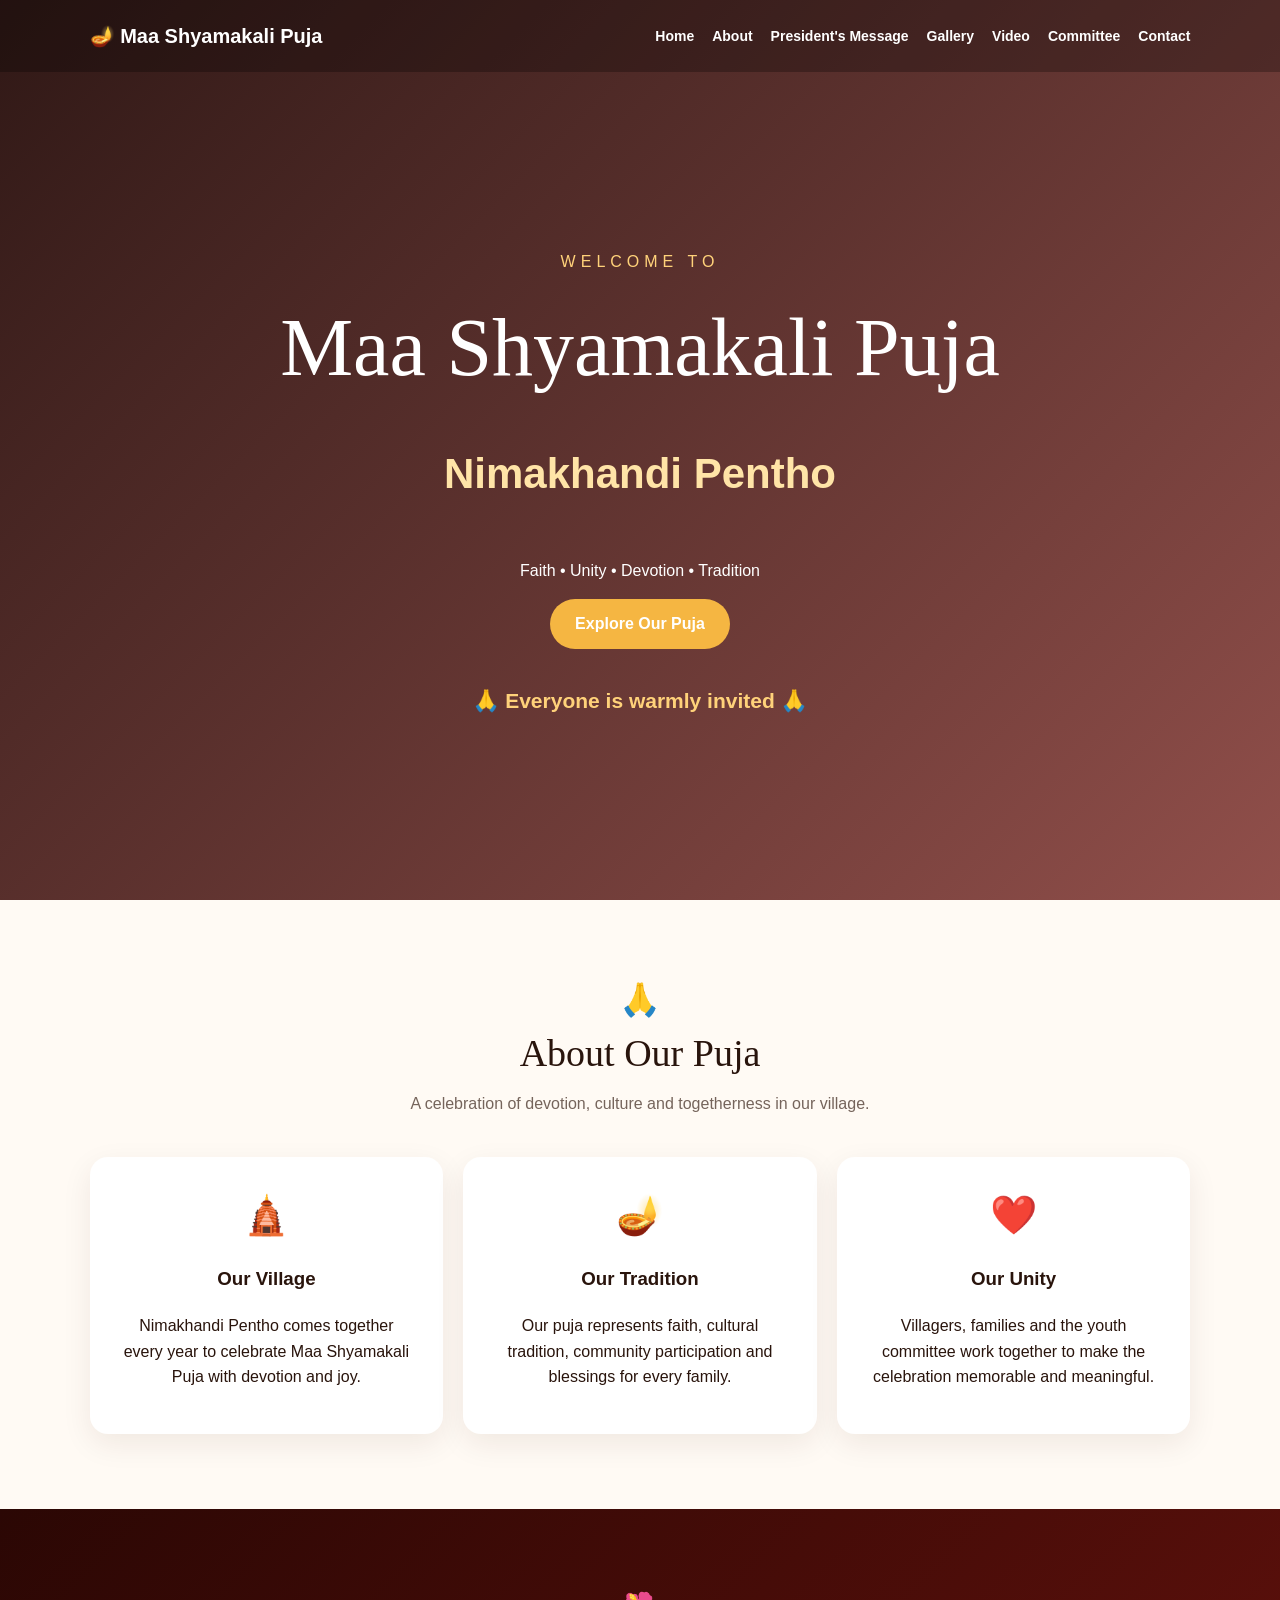
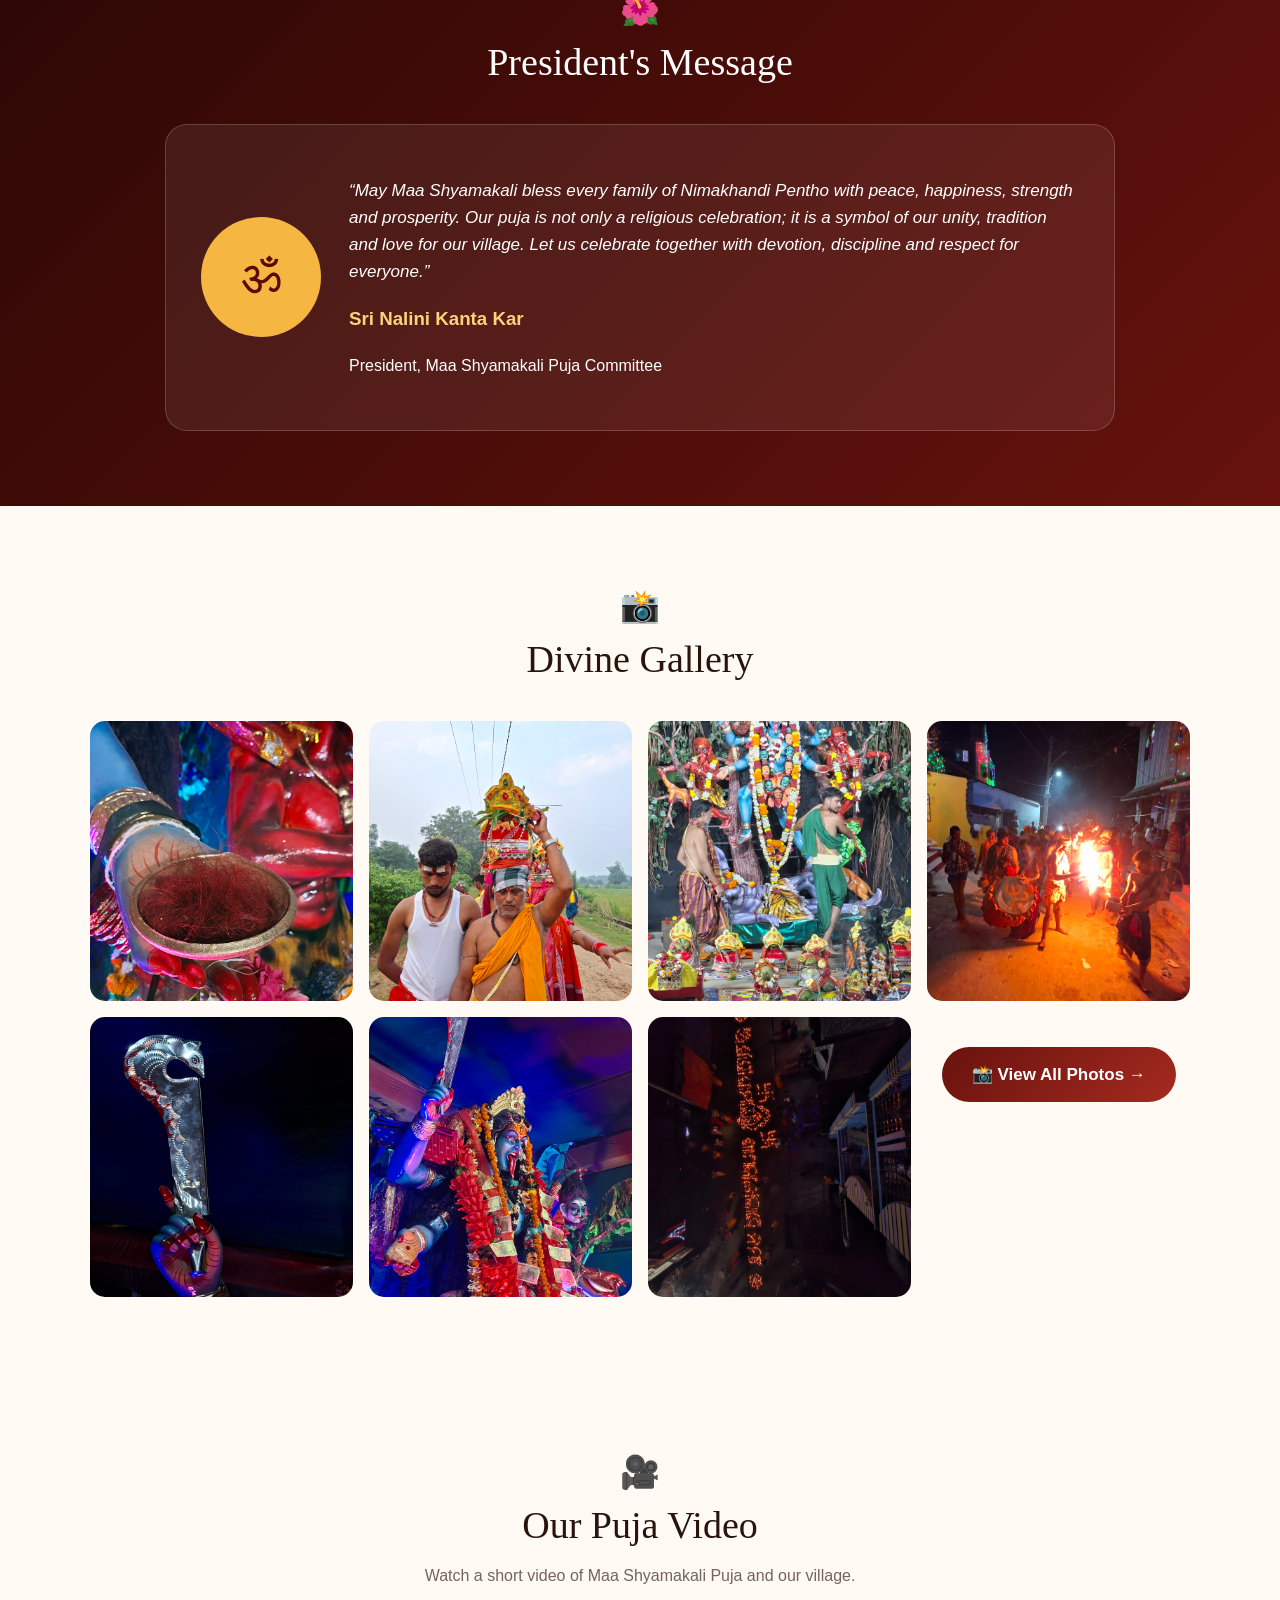
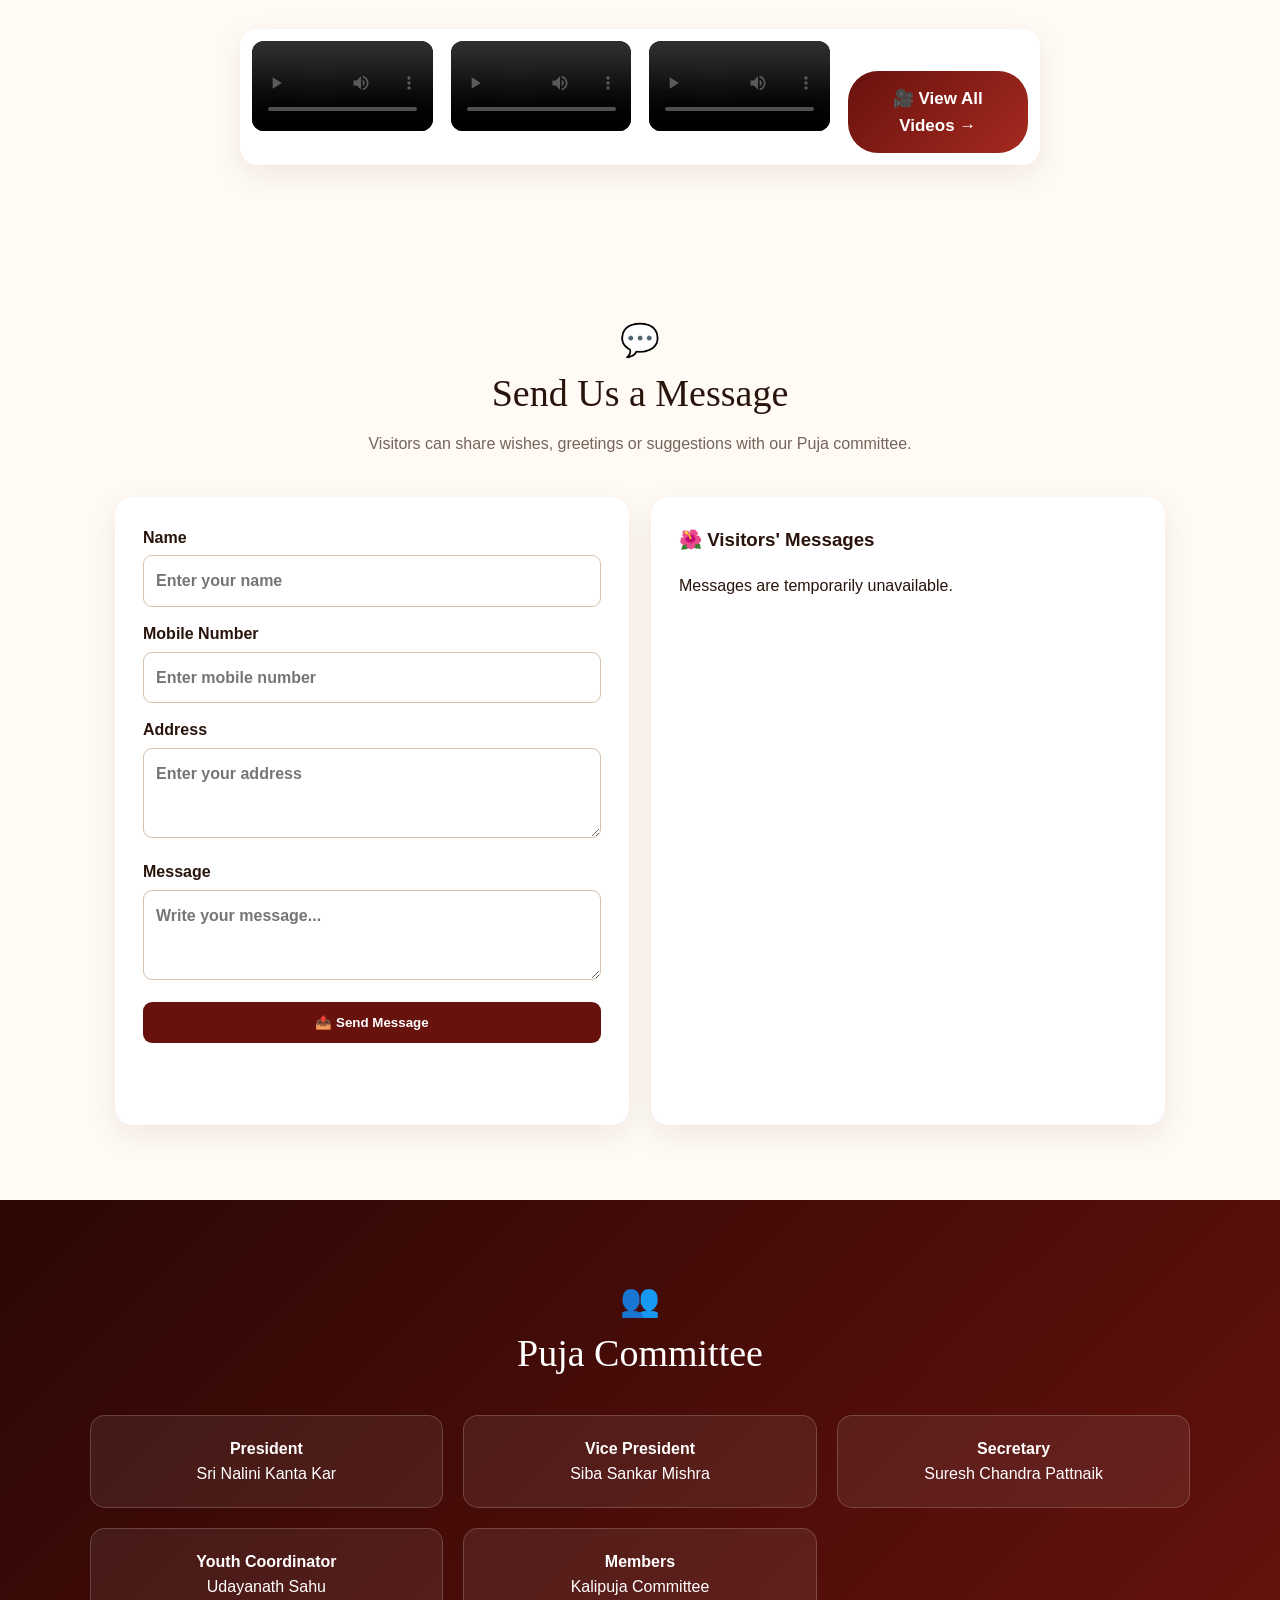
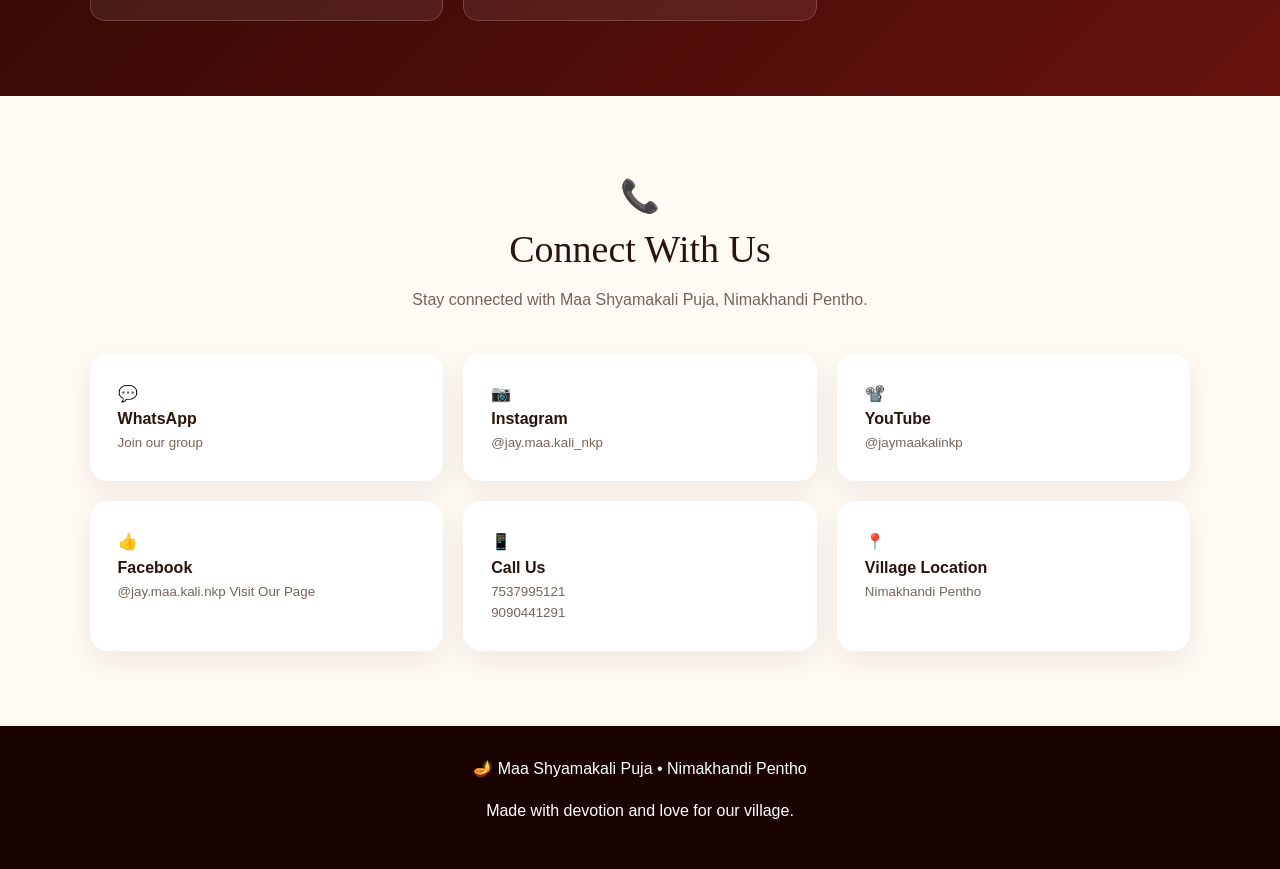
<file: index.html>
<!DOCTYPE html>
<html lang="en">
<head>
  <meta charset="UTF-8">
  <meta name="viewport" content="width=device-width, initial-scale=1.0">
  <title>Maa Shyamakali Puja | Nimakhandi Pentho</title>
  <meta name="description" content="Official village Maa Shyamakali Puja website of Nimakhandi Pentho.">
  <link rel="stylesheet" href="style.css">
</head>
<body>
  <header class="hero" id="home">
    <nav class="navbar">
      <div class="brand">🪔 Maa Shyamakali Puja</div>
      <button class="menu-btn" onclick="toggleMenu()">☰</button>
      <div class="nav-links" id="navLinks">
        <a href="#home">Home</a>
        <a href="#about">About</a>
        <a href="#message">President's Message</a>
        <a href="#gallery">Gallery</a>
        <a href="#video">Video</a>
        <a href="#committee">Committee</a>
        <a href="#contact">Contact</a>
      </div>
    </nav>

<!-- Coming Soon Section -->
<!-- <section class="coming-soon" id="coming-soon">
    <div class="coming-content">

        <div class="coming-icon">🪔</div>

        <p class="coming-label"><center>COMING SOON</center></p>

        <!-- Scrolling Puja Date -->
        <!-- <div class="date-marquee">
            <marquee behavior="alternate" direction="centre" scrollamount="6">
                🪔 Maa Shyamakali Puja starts on 7 November 2026 🪔
            </marquee>
        </div>

   
</section>  -->

    <div class="hero-content">
      <p class="small-title">WELCOME TO</p>
      <h1 id="pujaName">Maa Shyamakali Puja</h1>
      <h2 id="villageName">Nimakhandi Pentho</h2>
      <p>Faith • Unity • Devotion • Tradition</p>
      <a class="primary-btn" href="#about">Explore Our Puja</a>
    
        <!-- Special Attraction -->
      
        

        <h3 class="invitation">
            <center>🙏 Everyone is warmly invited 🙏</center>
        </h3>
    </div>
    </div>
  </header>

  <main>
    <section class="intro" id="about">
      <div class="section-heading">
        <span>🙏</span>
        <h2>About Our Puja</h2>
        <p>A celebration of devotion, culture and togetherness in our village.</p>
      </div>
      <div class="cards">
        <article class="info-card">
          <div class="icon">🛕</div>
          <h3>Our Village</h3>
          <p id="aboutVillage">Nimakhandi Pentho comes together every year to celebrate Maa Shyamakali Puja with devotion and joy.</p>
        </article>
        <article class="info-card">
          <div class="icon">🪔</div>
          <h3>Our Tradition</h3>
          <p>Our puja represents faith, cultural tradition, community participation and blessings for every family.</p>
        </article>
        <article class="info-card">
          <div class="icon">❤️</div>
          <h3>Our Unity</h3>
          <p>Villagers, families and the youth committee work together to make the celebration memorable and meaningful.</p>
        </article>
      </div>
    </section>

 

    <section class="dark" id="message"><div class="section-heading light"><span>🌺</span><h2>President's Message</h2></div>
<div class="message-box"><div class="president-photo">ॐ</div><div>
<p class="quote">“May Maa Shyamakali bless every family of Nimakhandi Pentho with peace, happiness, strength and prosperity. Our puja is not only a religious celebration; it is a symbol of our unity, tradition and love for our village. Let us celebrate together with devotion, discipline and respect for everyone.”</p>
<h3>Sri Nalini Kanta Kar</h3><p>President, Maa Shyamakali Puja Committee</p></div></div></section>

    <section class="gallery-section" id="gallery">
      <div class="section-heading">
        <span>📸</span>
        <h2>Divine Gallery</h2>
      </div>
      <div class="gallery">
        <img src=".\0.jpg" alt="Maa Kali devotional artwork">
        <img src=".\1.jpg" alt="Maa Kali">
        <img src=".\5.jpg" alt="Kali Devi artwork">
        <img src=".\7.jpg" alt="Maa Kali devotional artwork">
        <img src=".\9.jpg" alt="Maa Kali">
        <img src=".\11.jpg" alt="Maa Kali devotional artwork">
        <img src=".\21.jpg" alt="Kali Devi artwork">
        <!-- <img src=".\199.png" alt="Kali Devi artwork">
        <img src=".\199.png" alt="Kali Devi artwork">
        <img src=".\199.png" alt="Kali Devi artwork">
        <img src=".\12.jpg" alt="Maa Kali devotional artwork">
        <img src=".\13.jpg" alt="Kali Devi artwork">
        <img src=".\14.jpg" alt="Maa Kali">
        <img src=".\15.jpg" alt="Maa Kali devotional artwork">
        <img src=".\16.jpg" alt="Kali Devi artwork">
        <img src=".\17.jpg" alt="Maa Kali">
        <img src=".\18.jpg" alt="Maa Kali">
        <img src=".\19.jpg" alt="Maa Kali">
        <img src=".\20.jpg" alt="Maa Kali">
        <img src=".\21.jpg" alt="Maa Kali">
        <img src=".\22.jpg" alt="Maa Kali">
        <img src=".\23.jpg" alt="Maa Kali"> -->
        <div class="view-all-container">
    <a href="gallery.html" class="view-all-btn">
        📸 View All Photos →
    </a>
</div>
        </div>
      </div>
    </section>

    <section class="video-section" id="video">
      <div class="section-heading">
        <span>🎥</span>
        <h2>Our Puja Video</h2>
        <p>Watch a short video of Maa Shyamakali Puja and our village.</p>
      </div>
      <div class="video-card">
        <video controls playsinline preload="metadata">
        <source src=".\16.mp4" type="video/mp4"></video>
        <video controls playsinline preload="metadata">
        <source src=".\116.mp4" type="video/mp4"></video>
        <video controls playsinline preload="metadata">
        <source src=".\119.mp4" type="video/mp4"></video>
        <!-- <video controls playsinline preload="metadata">
        <source src=".\267.mp4" type="video/mp4"></video>
        <video controls playsinline preload="metadata">
        <source src=".\268.mp4" type="video/mp4"></video>
        <video controls playsinline preload="metadata">
        <source src=".\269.mp4" type="video/mp4"></video> -->
        <div class="view-all-container">
    <a href="videos.html" class="view-all-btn">
        🎥 View All Videos →
    </a>
</div>  
      </div>
    </section>

    <section class="visitor-section" id="messages">
      <div class="section-heading"><span>💬</span><h2>Send Us a Message</h2>
        <p>Visitors can share wishes, greetings or suggestions with our Puja committee.</p>
      </div>
        <div class="message-layout">
          <form id="visitorForm" class="visitor-form">
            <label>Name<input id="name" maxlength="80" required placeholder="Enter your name"></label>
            <label>Mobile Number<input id="mobile" type="tel" maxlength="15" required placeholder="Enter mobile number"></label>
            <label>Address<textarea id="address" maxlength="250" required placeholder="Enter your address"></textarea></label>
            <label>Message<textarea id="messageText" maxlength="500" required placeholder="Write your message..."></textarea></label>
            <button type="submit">📤 Send Message</button><p id="status" aria-live="polite"></p>
          </form>
          <div class="messages-card"><h3>🌺 Visitors' Messages</h3><p></p>
            <div id="messagesList">Loading messages...</div>
          </div>
        </div>
    </section>


    <!-- <section class="committee-section" id="committee">
      <div class="section-heading light">
        <span>👥</span>
        <h2>Pu​ja Committee</h2>
      </div>
      <div class="committee-grid">
        <div class="person"><strong>President</strong><span id="committeePresident">Sri Nalini Kanta Kar</span></div>
        <div class="person"><strong>Vice President</strong><span id="committeeVicePresident">Siba Sankar Mishra</span></div>
        <div class="person"><strong>Secretary</strong><span id="commiitteSecretary">Suresh Chandra Pattnaik</span></div>
        <div class="person"><strong>Youth Coordinator</strong><span id="commiitteYouthCoordinator">Udayanath Sahu</span></div>
        <div class="person"><strong>Members</strong><span id="committeeMembers">Kalipuja Committee</span></div>
      </div>
    </section> -->

<section class="dark" id="committee"><div class="section-heading light"><span>👥</span><h2>Puja Committee</h2></div>
    <div class="committee-grid">
         <div class="person"><strong>President</strong><span id="committeePresident">Sri Nalini Kanta Kar</span></div>
        <div class="person"><strong>Vice President</strong><span id="committeeVicePresident">Siba Sankar Mishra</span></div>
        <div class="person"><strong>Secretary</strong><span id="commiitteSecretary">Suresh Chandra Pattnaik</span></div>
        <div class="person"><strong>Youth Coordinator</strong><span id="commiitteYouthCoordinator">Udayanath Sahu</span></div>
        <div class="person"><strong>Members</strong><span id="committeeMembers">Kalipuja Committee</span></div>
    </div>
</section>



    <section class="contact-section" id="contact">
      <div class="section-heading">
        <span>📞</span>
        <h2>Connect With Us</h2>
        <p>Stay connected with Maa Shyamakali Puja, Nimakhandi Pentho.</p>
      </div>
      <div class="social-grid">
        <a class="social whatsapp" href="https://chat.whatsapp.com/G4qKR0UvnQEBDQ4cvUATng" target="_blank">💬 <b>WhatsApp</b><small>Join our group</small></a>
        <a class="social instagram" href="https://www.instagram.com/jay.maa.kali_nkp?stkn=MTIydjM5eHRtNjgxeQ==" target="_blank">📷 <b>Instagram</b><small>@jay.maa.kali_nkp</small></a>
        <a class="social youtube" href="https://youtube.com/@jaymaakalinkp?feature=shared" target="_blank">📽️ <b>YouTube</b><small>@jaymaakalinkp</small></a>
        <a class="social facebook" href="https://www.facebook.com/share/19NKmSmktu/" target="_blank">👍 <b>Facebook</b><small>@jay.maa.kali.nkp Visit Our Page</small></a>
        <a class="social phone" href="tel:7537995121" href="tel:9090441291">📱 <b>Call Us</b><small>7537995121</small><small>9090441291</small></a>
        <a class="social map" href="https://maps.app.goo.gl/xqXJ37eKqWpJawbSA?g_st=ac" target="_blank">📍 <b>Village Location</b><small>Nimakhandi Pentho</small></a>
      </div>
    </section>
  </main>

  <footer>
    <div>🪔 <span id="footerPuja">Maa Shyamakali Puja</span> • <span id="footerVillage">Nimakhandi Pentho</span></div>
    <p>Made with devotion and love for our village.</p>
  </footer>

  <!-- <button class="edit-btn" onclick="openEditor()">✏️ Edit Details</button> -->

  <!-- <div class="modal" id="editorModal">
    <div class="modal-box">
      <button class="close" onclick="closeEditor()">×</button>
      <h2>Edit Puja Details</h2>
      <p class="hint">Changes are saved only on this browser. To permanently change the website for everyone, edit <b>data.js</b> and upload the updated files.</p>
      <label>Village Name<input id="editVillage"></label>
      <label>Puja Name<input id="editPuja"></label>
      <label>President Name<input id="editPresident"></label>
      <label>About Village<textarea id="editAbout"></textarea></label>
      <button class="save-btn" onclick="saveDetails()">Save Changes</button>
      <button class="reset-btn" onclick="resetDetails()">Reset</button>
    </div>
  </div> -->

  <script src="config.js"></script><script src="messages.js"></script>
<script>function toggleMenu(){document.getElementById('navLinks').classList.toggle('open')}</script>
</body>
</html>
</file>
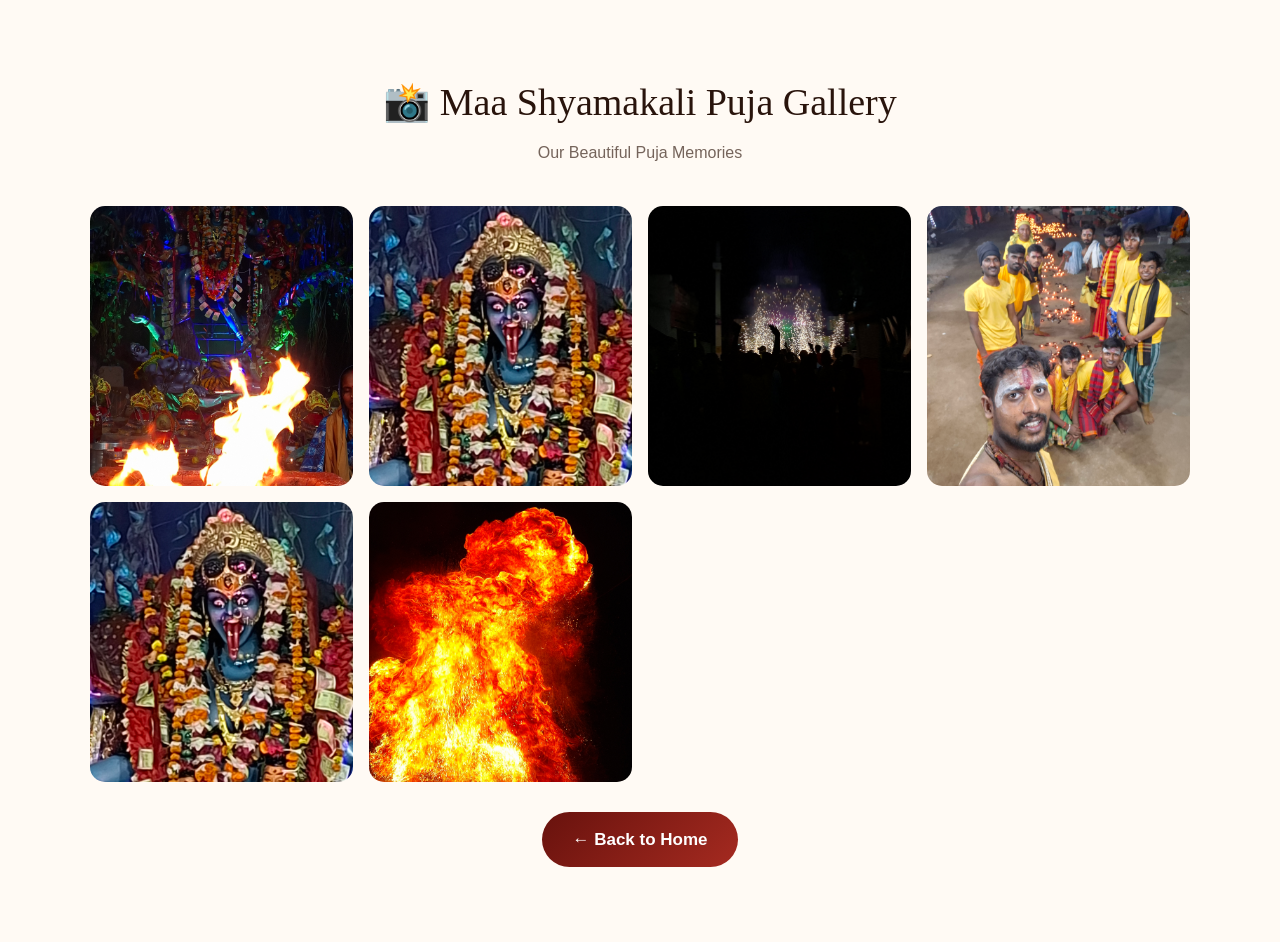
<file: gallery.html>
<!DOCTYPE html>
<html lang="en">
<head>
    <meta charset="UTF-8">
    <meta name="viewport" content="width=device-width, initial-scale=1.0">
    <title>Maa Shyamakali Puja Photo Gallery</title>
    <link rel="stylesheet" href="style.css">
</head>
<body>

<section>
    <div class="section-heading">
        <h2>📸 Maa Shyamakali Puja Gallery</h2>
        <p>Our Beautiful Puja Memories</p>
    </div>

    <div class="gallery">
        <img src="24.jpg" alt="Maa Kali">
        <img src="23.jpg" alt="Puja Photo">
        <img src="28.jpg" alt="Puja Celebration">
        <img src="22.jpg" alt="Puja Memories">
        <img src="23.jpg" alt="Puja Gallery">
        <img src="18.jpg" alt="Puja Photo">
    </div>

    <div class="view-all-container">
        <a href="index.html" class="view-all-btn">
            ← Back to Home
        </a>
    </div>
</section>

</body>
</html>
</file>
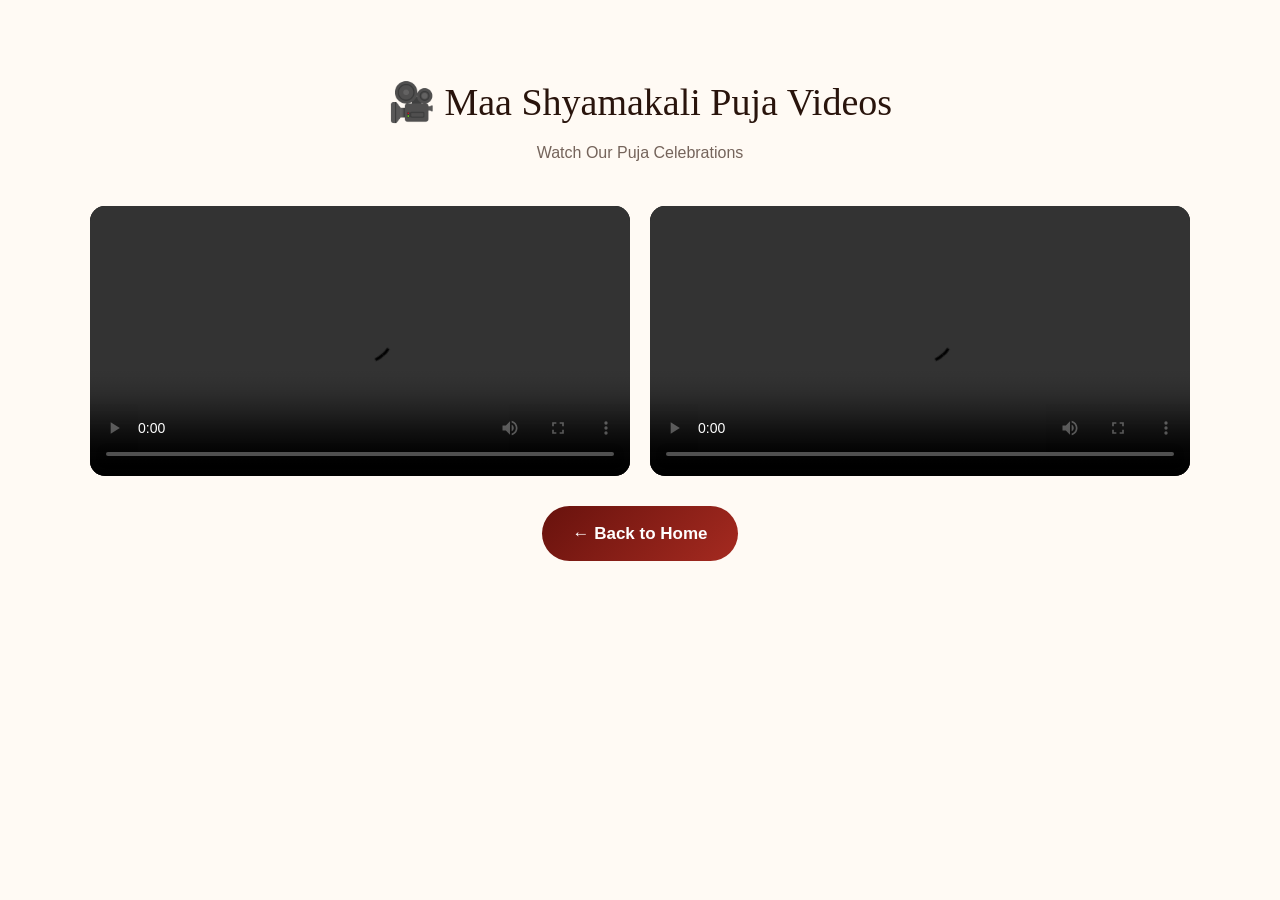
<file: videos.html>
<!DOCTYPE html>
<html lang="en">
<head>
    <meta charset="UTF-8">
    <meta name="viewport" content="width=device-width, initial-scale=1.0">
    <title>Maa Shyamakali Puja Videos</title>
    <link rel="stylesheet" href="style.css">
</head>
<body>

<section>
    <div class="section-heading">
        <h2>🎥 Maa Shyamakali Puja Videos</h2>
        <p>Watch Our Puja Celebrations</p>
    </div>

    <div class="video-gallery">

        <video controls preload="metadata">
            <source src="114.mp4" type="video/mp4">
        </video>

        <video controls preload="metadata">
            <source src="114.mp4" type="video/mp4">
        </video>

        <!-- <video controls preload="metadata">
            <source src="114.mp4" type="video/mp4">
        </video>

        <video controls preload="metadata">
            <source src=".mp4" type="video/mp4">
        </video>

        <video controls preload="metadata">
            <source src=".mp4" type="video/mp4">
        </video> -->
        

    </div>

    <div class="view-all-container">
        <a href="index.html" class="view-all-btn">
            ← Back to Home
        </a>
    </div>
</section>

</body>
</html>
</file>
<file: style.css>
*{box-sizing:border-box}
html{scroll-behavior:smooth}
body{margin:0;font-family:Arial,sans-serif;color:#29140c;background:#fffaf4;line-height:1.6}
a{text-decoration:none;color:inherit}
.hero{min-height:100vh;color:white;background:linear-gradient(135deg,rgba(30,5,3,.92),rgba(102,13,9,.72)),url("https://commons.wikimedia.org/wiki/Special:FilePath/Kali_by_Raja_Ravi_Varma.jpg") center/cover}
.navbar{height:72px;padding:0 7%;display:flex;align-items:center;justify-content:space-between;background:#0004;position:sticky;top:0;z-index:5}
.brand{font-weight:bold;font-size:20px}.nav-links{display:flex;gap:18px}

/* Coming Soon Section */
.coming-soon {
    padding: 80px 7%;
    text-align: center;
    //background: linear-gradient(135deg, #3a0804, #7b170f);
    color: white;
    overflow: hidden;
}

.coming-content {
    max-width: 900px;
    margin: auto;
}

.coming-icon {
    font-size: 55px;
}

.coming-label {
    color: #ffd27a;
    font-size: 18px;
    font-weight: bold;
    letter-spacing: 5px;
}

.coming-soon > .coming-content > h2 {
    font-family: Georgia, serif;
    font-size: clamp(35px, 6vw, 60px);
    color: #ffe1a1;
    margin: 10px 0 30px;
}

/* Scrolling Date */
.date-marquee {
    //background: rgba(255, 255, 255, 0.1);
    border: 1px solid rgba(255, 210, 122, 0.5);
    border-radius: 12px;
    padding: 15px 0;
    margin: 25px auto 40px;
    color: #ffd27a;
    font-size: 21px;
    font-weight: bold;
}

/* Special Attraction */
.special-attraction {
    //background: rgba(255, 255, 255, 0.1);
    border: 1px solid rgba(255, 255, 255, 0.25);
    border-radius: 20px;
    padding: 30px;
    max-width: 650px;
    margin: auto;
}

.special-attraction > span {
    font-size: 50px;
}

.special-attraction h3 {
    color: #ffd27a;
    font-size: 20px;
    margin: 10px 0;
    text-transform: uppercase;
    letter-spacing: 2px;
}

.special-attraction h2 {
    font-family: Georgia, serif;
    font-size: 38px;
    color: #ffe1a1;
    margin: 5px 0;
}

.special-attraction p {
    color: #f5e5dc;
    margin-bottom: 0;
}

.invitation {
    color: #ffd27a;
    font-size: 21px;
    margin-top: 35px;
}

@media (max-width: 600px) {
    .coming-soon {
        padding: 60px 5%;
    }

    .special-attraction h2 {
        font-size: 30px;
    }

    .date-marquee {
        font-size: 17px;
    }
}



.nav-links a{font-size:14px;font-weight:bold}
.nav-links a:hover{color:#ffd27a}
.menu-btn{display:none;background:none;border:0;color:white;font-size:27px}
.hero-content{min-height:calc(100vh - 72px);display:flex;flex-direction:column;align-items:center;justify-content:center;text-align:center;padding:25px}
.small-title{letter-spacing:5px;color:#ffd27a}
.hero h1{font:clamp(42px,8vw,82px) Georgia;margin:10px}.hero h2{font-size:clamp(24px,4vw,42px);color:#ffe4a7}
.primary-btn{background:#f5b642;padding:12px 25px;border-radius:30px;font-weight:bold}
section{padding:75px 7%}.section-heading{text-align:center;margin-bottom:40px}.section-heading h2{font:38px Georgia;margin:5px}.section-heading span{font-size:32px}.section-heading p{color:#75645b}.light{color:white}.light p{color:#eaded7}
.cards,.committee-grid,.social-grid{display:grid;grid-template-columns:repeat(3,1fr);gap:20px}
.info-card,.visitor-form,.messages-card,.social-grid a{background:white;padding:28px;border-radius:18px;box-shadow:0 10px 30px #3c140514}
.info-card{text-align:center}.info-card div{font-size:38px}.dark{background:linear-gradient(135deg,#2b0704,#67120d);color:white}
.message-box{max-width:950px;margin:auto;background:#ffffff12;border:1px solid #ffffff2e;border-radius:22px;padding:35px;display:flex;gap:28px;align-items:center}
.president-photo{min-width:120px;height:120px;border-radius:50%;display:grid;place-items:center;background:#f5b642;color:#5b0b05;font:48px Georgia}.quote{font-style:italic;font-size:17px}
.message-box h3{color:#ffd27a}.gallery{display:grid;grid-template-columns:repeat(4,1fr);gap:16px}
.gallery img,.upload-card{width:100%;height:280px;object-fit:cover;border-radius:15px}
.upload-card{background:#f3dfc4;border:2px dashed #b98548;display:grid;place-items:center;align-content:center;text-align:center}
.video-card{display:grid;grid-template-columns:repeat(4,1fr);gap:18px;}
.video-card{max-width:800px;margin:auto;background:#fff;padding:12px;border-radius:18px;box-shadow:0 10px 30px #3c140514}
.video-card video{width:100%;max-height:460px;border-radius:12px;background:#180403}
.message-layout{max-width:1050px;margin:auto;display:grid;grid-template-columns:1fr 1fr;gap:22px}

.visitor-form label{display:block;font-weight:bold;margin-bottom:14px}.visitor-form input,.visitor-form textarea{width:100%;padding:12px;border:1px solid #d5c1ae;border-radius:9px;margin-top:5px;font:inherit}
.visitor-form textarea{min-height:90px}.visitor-form button{width:100%;padding:13px;border:0;border-radius:9px;background:#68120d;color:white;font-weight:bold;cursor:pointer}.visitor-form #status{min-height:22px;text-align:center;font-weight:bold}

.messages-card h3{margin-top:0}.message-item{padding:12px 0;border-bottom:1px solid #eadbc9}.message-item strong{color:#68120d}.message-item p{white-space:pre-wrap;margin:4px 0}.message-date{font-size:11px;color:#8a776d}
.committee-grid>div{background:#ffffff12;border:1px solid #ffffff2e;padding:20px;border-radius:15px;text-align:center;color:white}.committee-grid b{display:block;color:#ffd27a}.committee-grid span{display:block}
.social-grid a{display:flex;flex-direction:column}.social-grid small{color:#75645b}footer{padding:30px;text-align:center;background:#190403;color:white}.social-grid a:hover{transform:translateY(-3px)}@media(max-width:800px){.menu-btn{display:block}
.nav-links{display:none;position:absolute;top:72px;left:0;right:0;background:#250604;padding:18px 7%;flex-direction:column}.nav-links.open{display:flex}
.cards,.committee-grid,.social-grid,.message-layout{grid-template-columns:1fr}.gallery{grid-template-columns:1fr 1fr}.message-box{flex-direction:column;text-align:center}}
@media(max-width:480px){section{padding:60px 5%}.gallery{grid-template-columns:1fr}.gallery img,.upload-card{height:230px}.hero h1{font-size:44px}}




/* View All Buttons */

.view-all-container {
    text-align: center;
    margin-top: 30px;
}

.view-all-btn {
    display: inline-block;
    padding: 14px 30px;
    background: linear-gradient(135deg, #68120d, #a52a20);
    color: white;
    border-radius: 30px;
    font-size: 17px;
    font-weight: bold;
    text-decoration: none;
    transition: 0.3s;
}

.view-all-btn:hover {
    background: #d4a017;
    color: #29140c;
    transform: scale(1.05);
}






.video-gallery {
    display: grid;
    grid-template-columns: repeat(2, 1fr);
    gap: 20px;
    max-width: 1100px;
    margin: auto;
}

.video-gallery video {
    width: 100%;
    border-radius: 15px;
    background: black;
}

@media (max-width: 700px) {
    .video-gallery {
        grid-template-columns: 1fr;
    }
}
</file>
